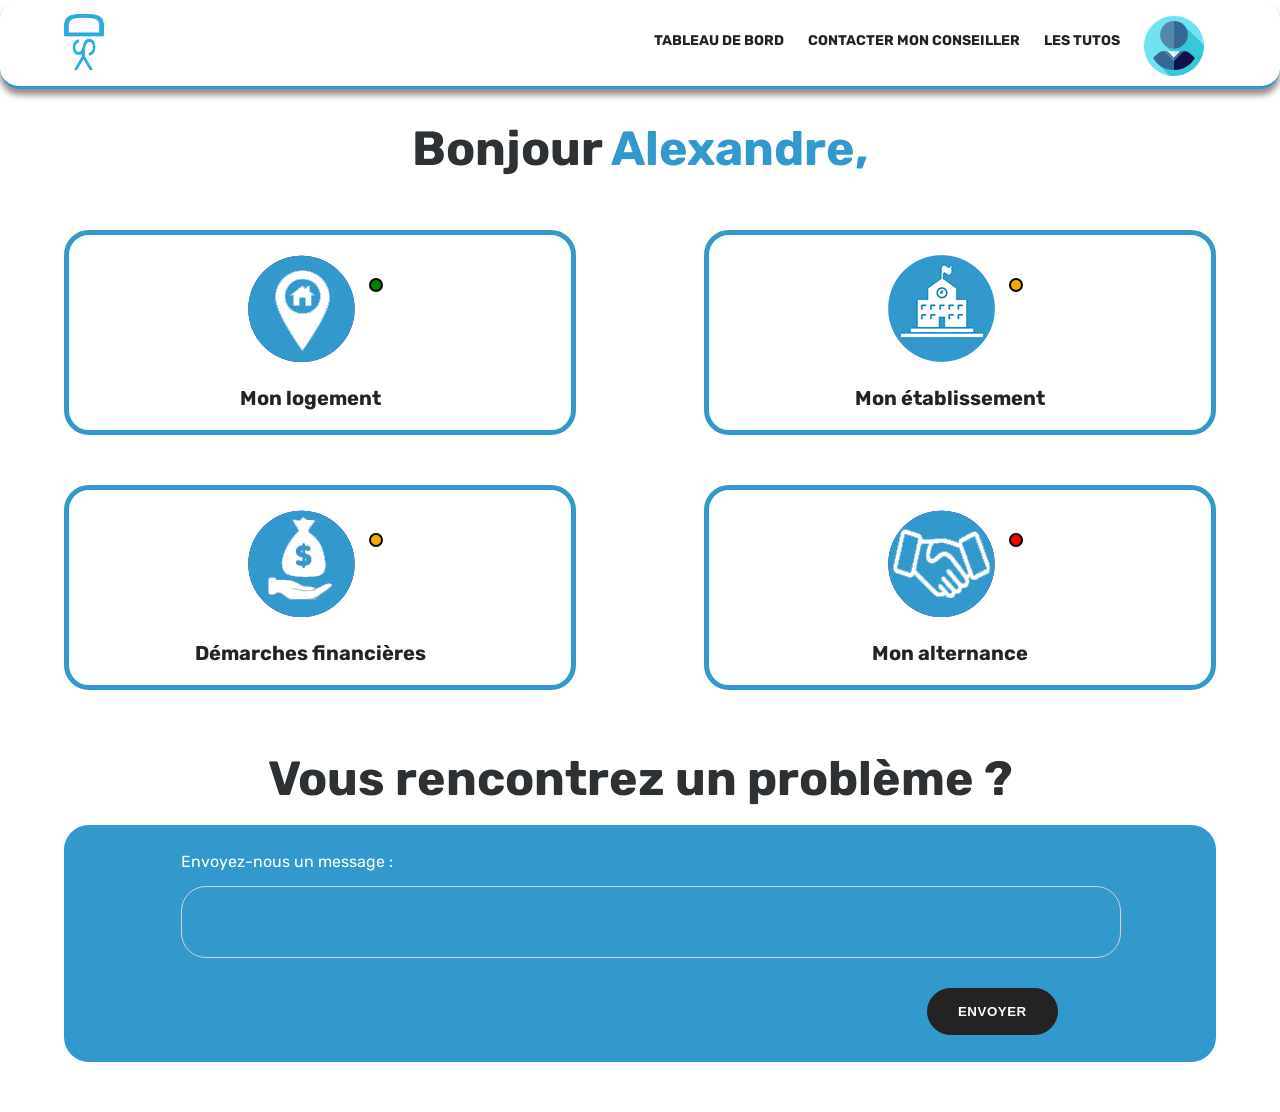
<file: dashboard.html>
<!DOCTYPE html>
<html lang="en-US" dir="ltr">

<head>
    <meta charset="utf-8">
    <meta name="viewport" content="device=width-device">
    <meta name="description" content="Affordable Web Development, Professional Web Development">
    <meta name="keyword" content="Wev Development, Web Design">
    <meta name="author" content="Alexandre Anania, Programmer and Developer">
    <title>Dys-covery</title>
    <link rel="stylesheet" type="text/css" href="profile.css">
    <link href="https://fonts.googleapis.com/css2?family=Rubik:ital,wght@0,300;0,400;0,500;0,600;0,700;0,800;0,900;1,300;1,400;1,500;1,600;1,700;1,800;1,900&display=swap" rel="stylesheet">
</head>

<body>
    <section id="banner">
        <header>
            <div class="shape">
                <a href="index.html">
                <div class="logo">
                    <img src="Images/logo1.png"></a>
                </div>
                <nav>
                    <ul>
                        <li><a href="#welcome">Tableau de bord</a></li>
                        <li><a href="conseiller.html">Contacter mon conseiller</a></li>
                        <li><a href="#">Les tutos</a></li>
                        <li class="user">
                            <img src="ressources_site/picto/default-user.svg">
                            <ul class="nav-has-dropdown">
                                <li><a href="#">Profil</a></li>
                                <li><a href="index.html">Déconnexion</a></li>
                            </ul>
                        </li>
                    </ul>
                </nav>
            </div>
        </header>
    </section>

    <section id="welcome">
        <div id="welcome-contact" class="shape">
            <div class="welcome-header">
                <h1>Bonjour <span class="username">Alexandre,</span></h1>
            </div>
        </div>
    </section>

    <section id="step">
        <div class="upper-line">
            <div id="accomodation" class="cards">
                <img class="picto" src="ressources_site/picto/picto_logement.png">
                <div class="pointstep green"></div>
                <p> Mon logement</p>
            </div>
            <div id="educational" class="cards">
                <img class="picto" src="ressources_site/picto/picto_school.png">
                <div class="pointstep orange"></div>
                <p> Mon établissement</p>
            </div>
        </div>
        <div class="bottom-line">
            <div id="finance" class="cards">
                <img class="picto" src="ressources_site/picto/picto_moula.png">
                <div class="pointstep orange"></div>
                <p> Démarches financières</p>
            </div>
            <div id="apprenticeship" class="cards">
                <img class="picto" src="ressources_site/picto/picto_alternance.png">
                <div class="pointstep red"></div>
                <p> Mon alternance</p>
            </div>
        </div>
    </section>

    <section id="Contact">
        <div id="ancre-contact" class="shape">
            <div class="contact-header">
                <h1>Vous rencontrez un problème ?</h1>
            </div>
            <div class="Form">
                <form>
                    <label>Envoyez-nous un message : </label>
                    <div class="inp">
                        <input type="textarea" spellcheck="true" required="true" id="textarea">
                    </div>
                    <div class="btn">
                        <input type="submit" value="Envoyer">
                    </div>
                </form>
            </div>
        </div>
    </section>

</html>
</file>
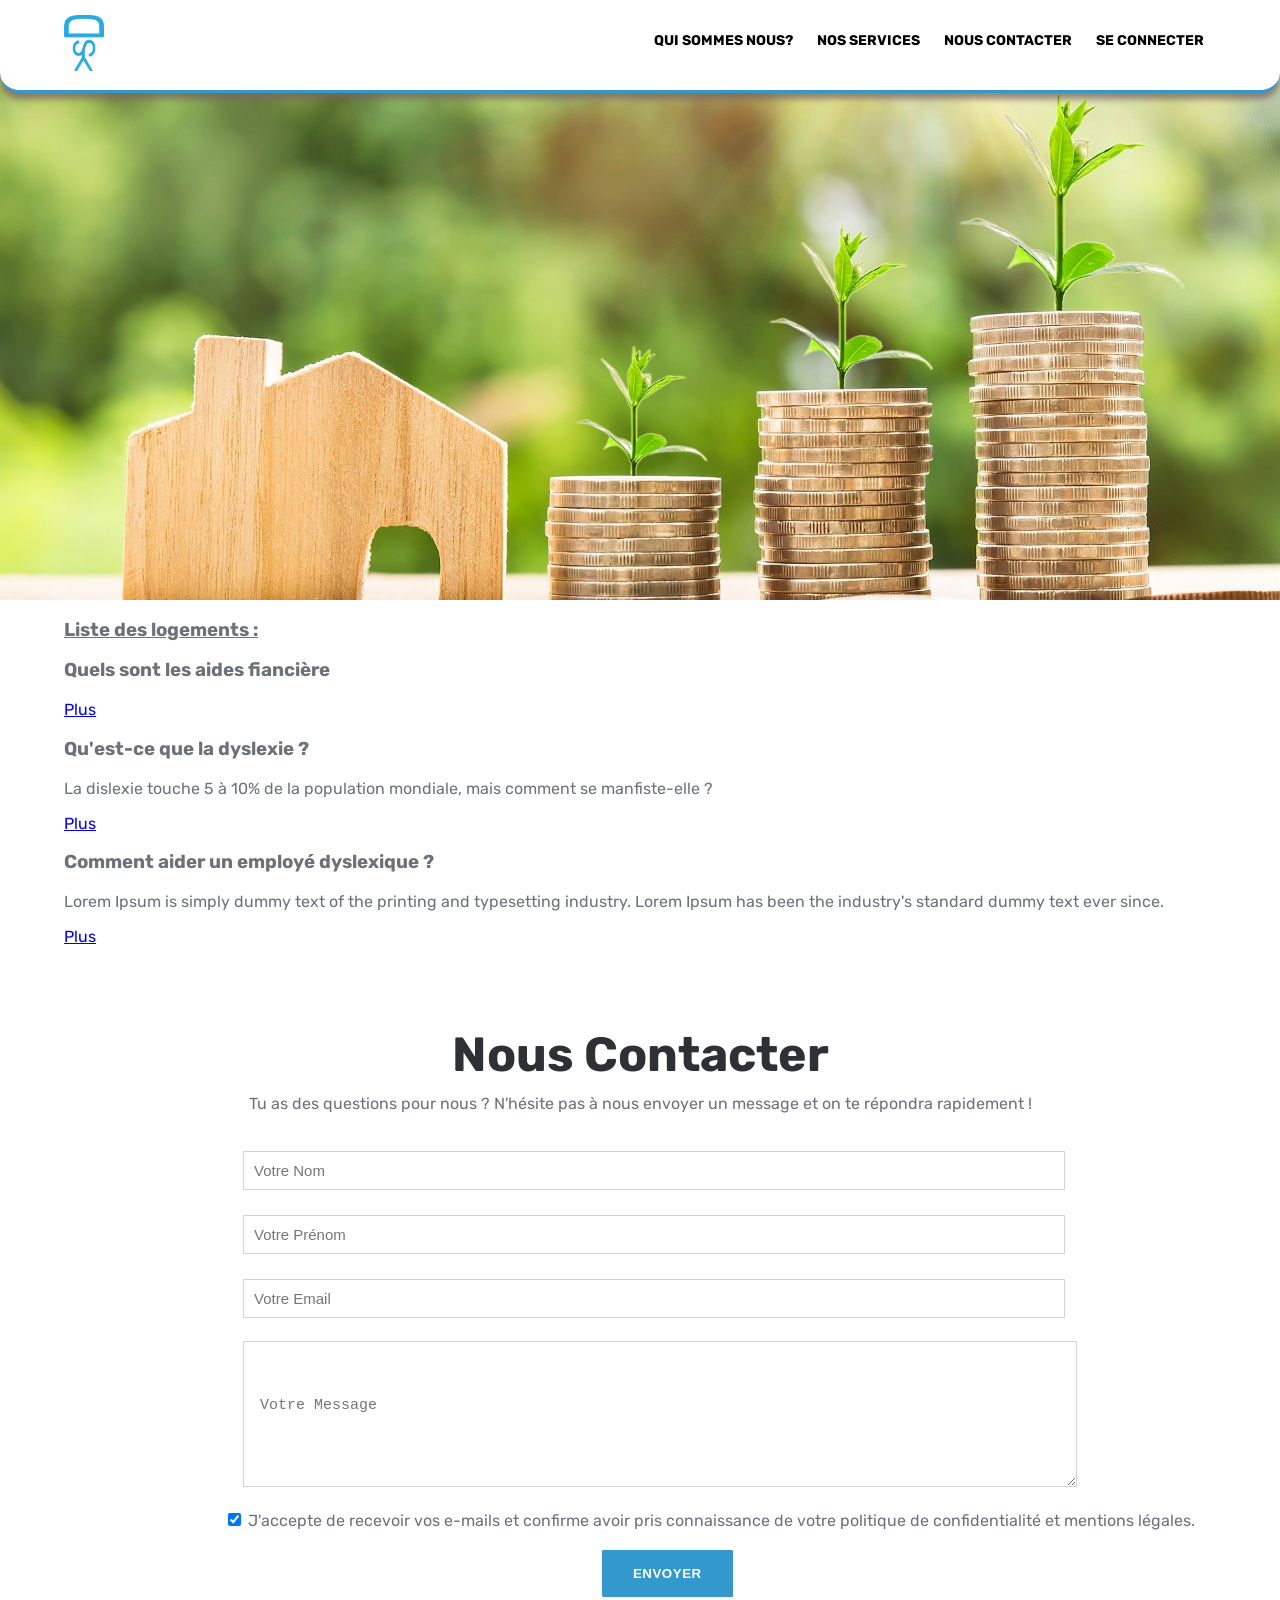
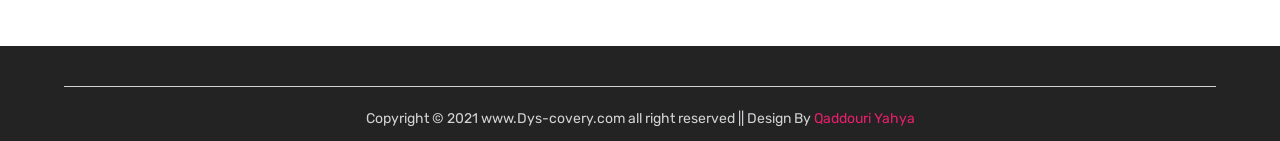
<file: Logement.html>
<!DOCTYPE html>
<html lang="en-US" dir="ltr">
<head>
	<meta charset="utf-8">
	<meta name="viewport" content="device=width-device">
	<meta name="description" content="Affordable Web Development, Professional Web Development">
	<meta name="keyword" content="Wev Development, Web Design">
	<meta name="author" content="Yahya Qaddouri, Programmer and Developer">
	<title>Dys-cover</title>
	<link rel="stylesheet" type="text/css" href="Dyscovery.css">
	<script type="text/javascript" src="index.js"></script>
	<link href="https://fonts.googleapis.com/css2?family=Rubik:ital,wght@0,300;0,400;0,500;0,600;0,700;0,800;0,900;1,300;1,400;1,500;1,600;1,700;1,800;1,900&display=swap" rel="stylesheet">
</head>
<body>
	<section id="bannerlogement">
		<header>
			<div class="shape">
				<div class="logo">
					<a href="index.html">
					<img src="Images/logo1.png"></a>
				</div>
				<nav>
					<ul>
						<li><a href="index.html#ancre-quisommesnous">Qui sommes Nous?</a></li>
						<li><a href="#">Nos Services</a>
							<ul class="nav-has-dropdown">
							  <li><a href="Formation.html">Formation</a></li>
							  <li><a href="Logement.html">Logement</a></li>
							  <li><a href="Aide.html">Aide Financières</a></li>
							</ul>
						  </li> 
						<li><a href="#ancre-contact">Nous Contacter</a></li>
						<li><a href="signin.php">Se connecter</a></li>
					</ul>
				</nav>
			</div>
		</header>
	</section>
       
		 	<section id="Logementliste">
		<div class="shape">
			<article id="Thrends">
				<h1 ><u>Liste des logements :</u></h1>
				
				<div class="box">
					<div class="titles">
						<h3>Quels sont les aides fiancière</h3>
						<a href="https://www.ffdys.com/troubles-dys">Plus</a>
					</div>
				</div>
				<div class="box">
					<div class="titles">
						<h3>Qu'est-ce que la dyslexie ?</h3>
						<p>La dislexie touche 5 à 10% de la population mondiale, mais comment se manfiste-elle ?</p>
						<a href="https://dysmoi.fr/la-dyslexie-qu-est-ce-que-c-est/">Plus</a>
					</div>
				</div>
				<div class="box">
					<div class="titles">
						<h3>Comment aider un employé dyslexique ?</h3>
						<p>Lorem Ipsum is simply dummy text of the printing and typesetting industry. Lorem Ipsum has been the industry's standard dummy text ever since.</p>
						<a href="https://www.kellyservices.ca/ca/services-aux-entreprises/centre-de-ressources-pour-les-entreprises/gestion-des-employes/comment-aider-un-employe-dyslexique/">Plus</a>
					</div>
				</div>
			</article>
		</div>
	</section>
	
	<section id="Contact">
		<div id="ancre-contact" class="shape">
			<div class="contact-header">
				<h1 >Nous Contacter</h1>
				<p>Tu as des questions pour nous ? N'hésite pas à nous envoyer un message et on te répondra rapidement !</p>
			</div>
			<div class="Form">
				<form>
					<div class="inp">
						<input type="text" spellcheck="true" placeholder="Votre Nom" required="">
					</div>
					<div class="inp">
						<input type="text" spellcheck="true" placeholder="Votre Prénom" required="">
					</div>
					<div class="inp">
						<input type="email" spellcheck="true" placeholder="Votre Email" required="">
					</div>
					<div class="inp">
						<textarea type="text" spellcheck="true" placeholder="Votre Message" required=""></textarea>
					</div>
				</br>
					<div class="popo">
						<input type="checkbox" id="Newsle" name="newsletter"
							   checked>
						<label for="Newsle">J'accepte de recevoir vos e-mails et confirme avoir pris connaissance de votre politique de confidentialité et mentions légales.
						</label>
					  </div>
					<div class="btn">
						<input type="submit" value="Envoyer">
					</div>
				</form>
			</div>
		</div>
	</section>
	
	<footer>
		<div class="shape">
			<div class="flex">
			</div>
			<p>Copyright &copy; 2021 www.Dys-covery.com all right reserved || Design By <span style="color: #e81f6b;">Qaddouri Yahya</span></p>
		</div>
	</footer>
</body>

</html>
</file>
<file: profile.css>
@import url("https://maxcdn.bootstrapcdn.com/font-awesome/4.6.3/css/font-awesome.min.css");
body {
  margin: 0px;
  padding: 0px;
  font-family: 'Rubik', sans-serif;
  font-weight: 400px;
  color: #6c7279;
  background: #ffff;
}
.shape {
  width: 90%;
  margin: auto;
  overflow: hidden;
}
header {
  min-height: 80px;
  width: 100%;
  background: transparent;
  position: fixed;
  z-index: 15;
  background: white;
  border-bottom: solid 3px #3399CC;
  border-radius:20px;
  box-shadow: 0px 6px 6px 0px rgba(118,99,99,0.75);
}
header .logo {
  float: left;
}
header nav {
  float: right;
  margin-top: 8px;
}
header .logo img {
  width: 40px;
  margin-top: 14px;
}
header .user img {
  width: 60px;
  margin-top: -14px;
}

header nav li {
  /*color: #fff;*/
  /*background: darkorange;*/
  display: block;
  float: left;
  padding: 1rem;
  position: relative;
  text-decoration: none;
  /*transition-duration: 0.3s;*/
}
header nav li:hover {
  cursor: pointer;
}
header nav ul {
  padding-left: 0;
  list-style: none;
}
header nav ul li {
  display: inline-block;
  padding: 6px 12px;
}
header nav ul li a {
  text-decoration: none;
  color: #232323;
  text-transform: uppercase;
  margin-bottom: 4px;
  font-weight: bold;
  font-size: 14px;
  position: relative;
}
header nav ul li ul {
  background: inherit;
  visibility: hidden;
  opacity: 0;
  min-width: 5rem;
  position: auto;
  /*transition: all 0.5s ease;*/
  margin-top: 1rem;
  left: 0;
  display: none;
}

header nav ul li:hover > ul,
header nav ul li ul:hover {
  visibility: visible;
  opacity: 1;
  display: block;
}
header nav ul li a:hover {
  color: #3399CC;
}

header nav ul li ul li {
  clear: both;
  width: 100%;
}

.nav-has-dropdown {
  overflow: hidden;
}

.nav-has-dropdown .navbar-submenu-toggle {
  font-size: 16px;
  border: none;
  outline: none;
  color: white;
  /*padding: 14px 16px;*/
  background-color: inherit;
  font-family: inherit; /* Important for vertical align on mobile phones */
  margin: 0;
} /* Important for vertical align on mobile phones */

.username {
  color:#3399CC;
}

.upper-line {
  display: grid;
  grid-template-columns: 50% 50%;
  margin-bottom: 50px;
}

.bottom-line {
  display: grid;
  grid-template-columns: 50% 50%;
  margin-bottom: 30px;
}

.cards {
  border: 5px solid #3399CC;
  margin-left: 10%;
  margin-right: 10%;
  text-align: center;
  padding-top: 20px;
  padding-right: 20px;
  border-radius: 25px;
}

.cards p {
  color: #232323; 
  font-size: 20px;
  font-weight: bold;
}

.picto {
  width: 107px;
  height:107px;
}

.pointstep {
  height: 10px; 
  width: 10px; 
  border: 2px solid rgba(0, 0, 0, 1);
  border-radius: 50%; 
  display: inline-block;
  position: relative;
  bottom: 70px;
  left: 10px;
}
.green {
  background-color: green;
}

.orange {
  background-color: orange;
}

.red {
  background-color: red;
}
#bannerconseiller
{
	background: url("Images/conseiller.png");
	background-size: cover;
	background-repeat: no-repeat;
	min-height: 450px;
}
#bannerconseiller .shape .content
	{
		float: left;
		margin-left: 10%;
		margin-top: 200px;
		position: absolute;
	}
#bannerconseiller .shape .content #Quote1
	{
		font-size: 15px;
		color: #aaa7b0;
	}
#bannerconseiller .shape .content #Quote3
	{
		font-size: 55px;
		color: #3399CC;
		font-weight: bold;
		padding:1px;
		border-bottom: 2px solid #aaa7b0;
	}
#bannerconseiller .shape .content p
	{
		margin-top: 25px;
		width:300px;
		color: #ffffff;
		margin-left: 6%;
		font-size: 20px;
	}
#bannerconseiller .shape .content #desk
	{
		color: #3399CC /*#3399CC*/;
		font-style: italic;
	}
#bannerconseiller .shape .content form .searchinp
	{
		float: left;
		width: 440px;
		height: 40px;
		padding: 10px;
		outline: none;
		border: none;
		border: 1px solid #3399CC;
		border-radius: 4px 0px 0px 4px;
		font-size: 15px;
		color: #fff;
		background: transparent;
	}
#bannerconseiller .shape .content form .btn
	{
		position: absolute;
		width: 55px;
		height: 40px;
		margin-left: -2px;
		text-align: center;
		font-size: 22px;
		background: none;
		background: #3399CC;
		border: none;
		outline: none;
		padding: 2px;
		border: 1px solid #3399CC;
		color: #fff;
		cursor: pointer;
		border-radius: 0px 4px 4px 0px;
}

#banner .shape .content {
  float: left;
  margin-left: 110px;
  margin-top: 340px;
  position: absolute;
}
#banner .shape .content #Quote1 {
  font-size: 15px;
  color: #aaa7b0;
}
#banner .shape .content #Quote2 {
  font-size: 65px;
  color: #e81f6b;
  font-weight: bold;
  border-bottom: 2px solid #aaa7b0;
}
#banner .shape .content p {
  color: #ffffff;
  font-size: 22px;
}
#banner .shape .content #desk {
  color: #e81f6b;
}
#banner .shape .content form .searchinp {
  float: left;
  width: 440px;
  height: 40px;
  padding: 10px;
  outline: none;
  border: none;
  border: 1px solid #e81f6b;
  border-radius: 4px 0px 0px 4px;
  font-size: 15px;
  color: #fff;
  background: transparent;
}
#banner .shape .content form .btn {
  position: absolute;
  width: 55px;
  height: 40px;
  margin-left: -2px;
  text-align: center;
  font-size: 22px;
  background: none;
  background: rgba(232, 31, 107);
  border: none;
  outline: none;
  padding: 2px;
  border: 1px solid #e81f6b;
  color: #fff;
  cursor: pointer;
  border-radius: 0px 4px 4px 0px;
}
#texts {
  min-height: 250px;
  background: #e81f6b;
  text-align: center;
  color: #ffff;
}
#texts .shape h1 {
  margin-top: 70px;
  font-size: 38px;
  font-weight: normal;
  margin-bottom: -1px;
  padding-bottom: 20px;
}
#Design {
  min-height: 850px;
  background: #ffffff;
}
#Design #Thrends {
  min-height: 700px;
  background: #ffffff;
}
#Design #Thrends h1 {
  text-align: center;
  color: #2d3134;
  font-size: 45px;
  padding-top: 25px;
}
#Design #Thrends p {
  text-align: center;
  color: #2d3134;
  margin-top: -33px;
}
#Design #Thrends .box {
  float: left;
  margin-left: 18px;
  margin-top: 28px;
  width: 380px;
  height: 600px;
  background: none;
}
#Design #Thrends .box .middle {
  width: 310px;
  height: 310px;
  margin-left: 10px;
  margin-top: 10px;
  padding: 24px;
  border: 1px solid #d8d8d8;
}
#Design #Thrends .box .titles {
  width: 350px;
  height: 180px;
  margin-left: 14px;
  text-align: center;
}
#Design #Thrends .box .titles h3 {
  text-align: center;
  padding-top: 4px;
  font-size: 23px;
  color: #e81f6b;
}
#Design #Thrends .box .titles p {
  margin-top: 6px;
  padding-bottom: 6px;
  color: #2d3134;
}
#Design #Thrends .box .titles a {
  text-decoration: none;
  color: #e81f6b;
  border: 1px solid #e81f6b;
  padding: 8px 14px;
  transition: 0.5s all;
}
#Design #Thrends .box .titles a:hover {
  color: #fff;
  background: #e81f6b;
}
#Design #Features {
  min-height: 600px;
  background: #ffffff;
  margin-top: -20px;
}
#Design #Features h1 {
  text-align: center;
  line-height: 1.3;
  font-size: 48px;
  color: #2d3134;
  margin-bottom: -10px;
}
#Design #Features p {
  text-align: center;
  color: #2d3134;
}
#Design #Features .bx {
  float: left;
  margin-left: 18px;
  margin-top: 30px;
  width: 380px;
  height: 340px;
  background: none;
  /*border: 1px solid grey;*/
}
#Design #Features .bx .fa {
  display: flex;
  justify-content: center;
  align-items: center;
  padding: 18px;
  height: 50px;
  width: 80px;
  font-size: 40px;
  background: #e81f6b;
  color: #ffffff;
  margin-left: 132px;
  border-radius: 2px;
}
#Design #Features .bx .innerbx {
  width: 350px;
  height: 230px;
  margin-left: 11px;
  margin-top: 7px;
  border: 4px solid #e81f6b;
  border-radius: 2px;
}
#Design #Features .bx .innerbx h1 {
  font-size: 26px;
  color: #2d3134;
  margin-bottom: 10px;
  margin-top: 60px;
}
#Design #Features .bx .innerbx p {
  color: #86898e;
  line-height: 1.5;
}
#about {
  min-height: 530px;
  background: #eaeaea;
}
#about #sidebox {
  height: 530px;
  width: 1215px;
  background: #eaeaea;
}
#about #sidebox .left {
  float: left;
  width: 570px;
  height: 530px;
}
#about #sidebox .right {
  float: right;
  width: 634px;
  height: 530px;
}
#about #sidebox .left img {
  width: 570px;
  height: 530px;
  filter: grayscale(5%);
}
#about #sidebox .right h1 {
  margin-left: 70px;
  margin-top: 80px;
  font-size: 45px;
  color: #2d3134;
  font-weight: normal;
}
#about #sidebox .right p {
  margin-left: 70px;
  margin-top: -15px;
  color: #6c7279;
  font-size: 15px;
  line-height: 1.6;
  margin-bottom: 25px;
}
#about #sidebox .right a {
  font-weight: bold;
  text-decoration: none;
  margin-left: 70px;
  color: #e81f6b;
  font-size: 18px;
  text-transform: uppercase;
  border: 1px solid #e81f6b;
  padding: 8px 12px;
  transition: 0.8s all;
}
#about #sidebox .right a:hover {
  color: #ffffff;
  background: #e81f6b;
}
#textsvideos {
  min-height: 500px;
  background: #ffffff;
}
#textsvideos .Design {
  width: 1215px;
  height: 430px;
  background: #ffffff;
  margin-top: 35px;
}
#textsvideos .Design .Leftbx {
  float: left;
  width: 570px;
  height: 400px;
  margin-left: 10px;
  margin-top: 15px;
}
#textsvideos .Design .Rightbx {
  float: right;
  width: 620px;
  height: 400px;
  margin-right: 10px;
  margin-top: 15px;
}
#textsvideos .Design .Leftbx h1 {
  font-size: 40px;
  font-weight: normal;
  color: #2d3134;
  margin-left: 25px;
  margin-bottom: -2px;
  margin-top: 50px;
}
#textsvideos .Design .Leftbx p {
  margin-left: 25px;
  color: #6c7279;
  line-height: 1.5;
  font-size: 14px;
}
#textsvideos .Design .Rightbx iframe {
  width: 600px;
  height: 330px;
  border: 0px;
  margin-top: 30px;
  margin-left: 22px;
  opacity: 0.9;
}
#gallery {
  min-height: 2200px;
  background: #ffffff;
}
#gallery .GLwork {
  height: 2135px;
  overflow: hidden;
  margin-top: 5px;
}
#gallery .GLwork .header {
  height: 120px;
}
#gallery .GLwork .header h1 {
  text-align: center;
  font-size: 48px;
  color: #2d3134;
  margin-bottom: -8px;
}
#gallery .GLwork .header p {
  text-align: center;
  color: #6c7279;
  line-height: 1.4;
}
#gallery .GLwork .works {
  height: 1950px;
  margin-top: 15px;
}
#gallery .GLwork .works .photobx {
  float: left;
  box-sizing: border-box;
  width: 301px;
  height: 240px;
  background: #000;
  margin-left: 2px;
  margin-top: 2px;
  overflow: hidden;
  position: relative;
  box-shadow: 0px 0px 0px 1px #fff;
}
#gallery .GLwork .works .photobx .phwrkbx {
  text-decoration: none;
  background: transparent;
}
#gallery .GLwork .works .photobx .phwrkbx img {
  width: 301px;
  height: 240px;
  opacity: 0.7;
  filter: brightness(100%);
  vertical-align: middle;
  transition: 0.3s all;
}
#gallery .photobx .overlay {
  /*background: rgba(56, 56, 56, 0.58);*/
  background: rgba(232, 31, 107, 0.35);
  height: 100%;
  width: 100%;
  position: absolute;
  opacity: 0;
  left: 0px;
  top: 0px;
  transition: opacity, 0.3s;
}
#gallery .photobx:hover img {
  transform: scale(1.2);
}
#gallery .photobx .overlay:hover {
  opacity: 1;
}
#Discount-Cover {
  min-height: 350px;
  background: url("Images/flat.jpg");
  background-size: cover;
  background-repeat: no-repeat;
  background-position: center;
  filter: grayscale(100%);
  transition: 0.3s all;
}
#Discount-Cover:hover {
  filter: grayscale(30%);
}
#Team {
  min-height: 600px;
  background: #ffffff;
}
#Team .shape .section-header {
  min-height: 135px;
  margin-top: 20px;
  text-align: center;
}
#Team .shape .section-header h1 {
  font-size: 48px;
  color: #2d3134;
  margin-bottom: -6px;
}
#Team .shape .section-header p {
  color: #6c7279;
  line-height: 1.4;
}
#Team .shape .Meet {
  float: left;
  width: 300px;
  height: 350px;
  background: #ffffff;
  margin-top: 8px;
  margin-left: 3px;
}
#Team .shape .Meet .Person {
  max-width: 270px;
  height: 350px;
  margin-left: 15px;
  text-align: center;
}
#Team .shape .Meet .Person img {
  width: 150px;
  height: 150px;
  margin-top: 15px;
  margin-bottom: -9px;
}
#Team .shape .Meet .Person .Person-Content {
  width: 270px;
  height: 150px;
  margin-top: 5px;
}
#Team .shape .Meet .Person .Person-Content h4 {
  font-weight: 400px;
  font-size: 20px;
  color: #e8206b;
  margin-bottom: -7px;
}
#Team .shape .Meet .Person .Person-Content p {
  line-height: 22.4px;
  color: #6c7279;
}
#Quote-Slide {
  min-height: 350px;
  background: #e81f6b;
}
#Quote-Slide .shape blockquote {
  text-align: center;
  color: #fff;
  margin-top: 160px;
}
#Quote-Slide .shape blockquote p {
  font-size: 14px;
  line-height: 1.5;
  width: 700px;
  margin-left: 205px;
}
#Contact {
  min-height: 200px;
  background: #ffffff;
  margin-bottom: 25px;
}

#textarea {
  height: 50px;
}

#Contact .shape .contact-header {
  min-height: 110px;
  margin-top: 30px;
  text-align: center;
}
#Contact .shape .contact-header h1 {
  font-size: 48px;
  color: #2d3134;
  margin-top: 30px;
}

.contact-header a {
  color: #3399CC;
}

.contact-header a:hover {
  color: #232323;
}

#welcome .shape .welcome-header {
  min-height: 110px;
  margin-top: 30px;
  text-align: center;
}
#welcome .shape .welcome-header h1 {
  font-size: 48px;
  color: #2d3134;
  margin-top: 120px;
}

.welcome-header a {
  color: #3399CC;
}

.welcome-header a:hover {
  color: #232323;
}

h2 {
  font-size: 30px;
  color: #2d3134;
  margin-bottom: 50px;
}

h1 {
  color: blue;
}

#Contact .shape .contact-header p {
  color: #6c7279;
  line-height: 1.4;
}
#Contact .shape .Form {
  width: auto;
  margin-top: -35px;
  border: #3399CC solid 2px;
  border-radius: 25px;
  background: #3399CC ;
  margin-bottom: 25px;
}
#Contact .shape .Form form {
  margin-left: 10%;
  margin-right: -10%;
  margin-top: 25px;
}
#Contact .shape .Form form .inp {
  margin-top: 5px;
}
#Contact .shape .Form form .inp input {

  width: 80%;
  padding: 10px;
  font-size: 15px;
  color: white;
  margin-top: 10px;
  margin-bottom: 10px;
  outline: none;
  background: none;
  border: none;
  border: 1px solid lightgray;
  border-radius: 25px;
}

select {
  width: 822px;
  padding: 10px;
  font-size: 15px;
  color: white;
  margin-top: 10px;
  margin-bottom: 10px;
  outline: none;
  background: none;
  border: none;
  border: 1px solid lightgray;
  background-color: #232323; 
}

#Contact .shape .Form form .btn {
  margin-left: 65%;
  margin-top: 20px;
}
#Contact .shape .Form form .btn input {
  background: none;
  outline: none;
  border: none;
  padding: 15px 30px;
  border: 0.2px solid #232323;
  text-transform: uppercase;
  letter-spacing: 0.5px;
  font-weight: bold;
  background: #232323;
  color: #fff;
  border-radius: 25px;
  margin-bottom: 25px;
}
#Contact .shape .Form form .btn input:hover {
  background: #ecebe7;
  color: #3399CC;
  border: 1px solid #ecebe7;
  border-radius: 25px;
  cursor: pointer;
}
#upgrade {
  min-height: 450px;
  background: url("Images/Clothes.png") 0 -220px;
  background-size: cover;
  background-repeat: no-repeat;
}
#upgrade .shape .upgrade-content {
  height: 450px;
  display: flex;
  flex-direction: column;
  justify-content: center;
  align-items: center;
  text-align: center;
  position: absolute;
  background: rgba(56, 56, 56, 0.8);
  left: 0px;
  right: 0px;
  color: #fff;
}
#upgrade .shape .upgrade-content h1 {
  font-size: 30px;
  text-transform: uppercase;
  word-spacing: 6px;
  letter-spacing: 6px;
  font-style: inherit;
  margin-bottom: -2px;
}
#upgrade .shape .upgrade-content p {
  font-weight: bold;
  text-transform: capitalize;
  font-size: 12px;
  word-spacing: 1px;
  letter-spacing: 2px;
  color: #fff;
}
#upgrade .shape .upgrade-content .anchor {
  text-decoration: none;
  color: #fff;
  text-transform: uppercase;
  border: 1px solid #e81f6b;
  background: #e81f6b;
  padding: 13px 100px;
  letter-spacing: 3px;
  font-weight: bold;
  margin-top: 8px;
  transition: 0.5s all;
  border-radius: 30px;
}
#upgrade .shape .upgrade-content .anchor:hover {
  color: #e81f6b;
  border: 1px solid #ecebe7;
  background: #ecebe7;
}
#upgrade .shape .upgrade-content ul {
  list-style: none;
}
#upgrade .shape .upgrade-content ul li {
  display: inline-block;
  padding: 12px;
}
#upgrade .shape .upgrade-content ul li a {
  color: #fff;
  text-decoration: none;
}
#upgrade .shape .upgrade-content ul li a i {
  font-size: 18px;
  width: 42px;
  height: 42px;
  border: 1px solid #232323;
  background: #232323;
  display: flex;
  justify-content: center;
  align-items: center;
  padding: 8px;
  position: relative;
  border-radius: 50%;
  box-sizing: border-box;
}
#upgrade .shape .upgrade-content ul li a i:hover {
  color: #e81f6b;
}
footer {
  min-height: 400px;
  background: #3399CC;
  color: #d2d3d5;
  font-size: 14px;
  margin-top: 25px;
}
footer p {
  text-align: center;
  margin-top: 23px;
}
footer .shape .flex {
  width: 100%;
  overflow: hidden;
  display: flex;
  margin-top: 40px;
  border-bottom: 1px solid #d2d3d5;
}
footer .shape .flex .flexbox {
  color: #fff;
  margin-left: 40px;
}
footer .shape .flex .flexbox h3 {
  font-weight: normal;
  font-size: 18px;
  color: #e81f6b;
  text-transform: uppercase;
  word-spacing: 1px;
  letter-spacing: 1px;
}
footer .shape .flex .flexbox ul {
  list-style: none;
  margin-left: -38px;
}
footer .shape .flex .flexbox ul li a {
  text-decoration: none;
  color: #d2d3d5;
  font-size: 13px;
  line-height: 2.2;
  font-weight: bold;
  transition: 0.3s all;
  text-transform: capitalize;
}
footer .shape .flex .flexbox ul li a:hover {
  color: #e81f6b;
}
footer .shape .flex .flexbox ul li a:hover i {
  color: #fff;
  transform: rotate(-180deg);
}
footer .shape .flex .flexbox ul li a i {
  color: #e81f6b;
  font-size: 10px;
  transition: 0.3s all;
}
footer .shape .flex .vrt {
  border-left: 1px solid #e81f6b;
  height: 200px;
  margin-left: 30px;
  margin-top: 65px;
}
footer .shape .flex .flexbox h4 {
  margin-top: 80px;
  font-size: 18px;
  color: #fff;
  text-transform: uppercase;
  letter-spacing: 1.5px;
}
footer .shape .flex .flexbox h4 span {
  color: #e81f6b;
}
footer .shape .flex .flexbox form .email {
  width: 234px;
  height: 26px;
  border: none;
  outline: none;
  border: 1px solid #d2d3d5;
  background: #ffffff;
  color: #2d3134;
  padding-left: 6px;
}
footer .shape .flex .flexbox form .btn {
  outline: none;
  border: none;
  background: none;
  border: 1px solid #d2d3d5;
  background: #d2d3d5;
  width: 80px;
  height: 30px;
  padding: 6px;
  margin-left: -4px;
  font-size: 12px;
  text-transform: uppercase;
  letter-spacing: 2px;
  color: #e81f6b;
  font-weight: bold;
}
footer .shape .flex .flexbox form .btn:hover {
  color: #fff;
  background: #e81f6b;
  border: 1px solid #e81f6b;
  cursor: pointer;
}
footer .shape .flex .flexbox .UL .LI {
  display: inline-block;
  padding: 14px;
}
footer .shape .flex .flexbox .UL .LI .A .fa {
  border: 1px solid #d2d3d5;
  height: 30px;
  width: 30px;
  display: flex;
  justify-content: center;
  align-items: center;
  background: #d2d3d5;
  font-size: 15px;
  transition: 0.3s all;
  border-radius: 1px;
}
footer .shape .flex .flexbox .UL .LI .A .fa:hover {
  background: #e81f6b;
  color: #fff;
  border: 1px solid #e81f6b;
  transform: rotate(-360deg);
}

label {
  color: white;
}

.alreadyRegister {
  text-align: center;
  margin-top: 20px;
  margin-bottom: 20px;
  color: white;
}
/*CHATBOX*/
#chatboxlist
{
	margin-top: 5%;
	min-height: 500px;
	background: #ffffff;
}

  #chatboxlist form {
    padding: 15px 25px;
    display: flex;
    gap: 10px;
    justify-content: center;
  }
   
  #chatboxlist form label {
    font-size: 1.5rem;
    font-weight: bold;
  }
   
  #chatboxlist input {
    font-family: "Lato";
  }
   
  #chatboxlist a {
    color: #0000ff;
    text-decoration: none;
  }
   
  #chatboxlist a:hover {
    text-decoration: underline;
  }
   
  #chatboxlist #wrapper, #chatboxlist
  #loginform {
    margin: 0 auto;
    padding-bottom: 25px;
    background: #eee;
    width: 600px;
    max-width: 100%;
    border: 2px solid #212121;
    border-radius: 4px;
  }
   
  #chatboxlist #loginform {
    padding-top: 18px;
    text-align: center;
  }
   
  #chatboxlist #loginform p {
    padding: 15px 25px;
    font-size: 1.4rem;
    font-weight: bold;
  }
   
  #chatboxlist #chatbox {
    text-align: left;
    margin: 0 auto;
    margin-bottom: 25px;
    padding: 10px;
    background: #fff;
    height: 300px;
    width: 530px;
    border: 1px solid #a7a7a7;
    overflow: auto;
    border-radius: 4px;
    border-bottom: 4px solid #a7a7a7;
  }
   
  #chatboxlist #usermsg {
    flex: 1;
    border-radius: 4px;
    border: 1px solid black /*#ff9800*/;
  }
   
  #chatboxlist #name {
    border-radius: 4px;
    border: 1px solid #3399CC;
    padding: 2px 8px;
  }
   
  #chatboxlist #submitmsg,#chatboxlist
  #enter{
    background: #3399CC;
    border: 1px solid black /*#e65100*/;
    color: white;
    padding: 4px 11px;
    font-weight: bold;
    border-radius: 5px;
  }
   
  #chatboxlist .error {
    color: #ff0000;
  }
   
  #chatboxlist #menu {
    padding: 15px 25px;
    display: flex;
  }
   
  #chatboxlist #menu p.welcome {
    flex: 1;
  }
   
  #chatboxlist a#exit {
    color: white;
    background: #c62828;
    padding: 4px 8px;
    border-radius: 4px;
    font-weight: bold;
  }
   
  #chatboxlist .msgln {
    margin: 0 0 5px 0;
  }
   
  #chatboxlist .msgln span.left-info {
    color: orangered;
  }
   
  #chatboxlist .msgln span.chat-time {
    color: #666;
    font-size: 60%;
    vertical-align: super;
  }
   
  #chatboxlist .msgln b.user-name, .msgln b.user-name-left {
    font-weight: bold;
    background: #546e7a;
    color: white;
    padding: 2px 4px;
    font-size: 90%;
    border-radius: 4px;
    margin: 0 5px 0 0;
  }
   
  #chatboxlist .msgln b.user-name-left {
    background: #3399CC;
  }

  .flex {
	width: 100%;
	display: flex;
	flex-wrap: wrap;
}

  .cardFormation {
	  border:solid #3399CC 4px;
	  padding: 10px;
	  border-radius: 20px;
	  color: #232323;
	  width: 20%;
	  margin-top: 10px;
	  margin-bottom: 10px;
	  margin-left: 5px;
	  margin-right: 5px;
  }

  .cardFormation:hover {box-shadow: 0 0 20px black; transition: 400ms;}
</file>
<file: Dyscovery.css>
@import url("https://maxcdn.bootstrapcdn.com/font-awesome/4.6.3/css/font-awesome.min.css");
body
{
	margin: 0px;
	padding: 0px;
	font-family: 'Rubik', sans-serif;
	font-weight: 400px;
	color: #6c7279;
	background: #ffff;
}
.shape
{
	width: 90%;
	margin: auto;
	overflow: hidden;
}
header {  
	 min-height: 80px; 
	  width: 100%;   
	  background: transparent;  
	   position: fixed;  
	    z-index: 15;   
	    background: white;  
		border-bottom: solid 3px #3399CC;  
		border-bottom-left-radius: 20px;
		border-bottom-right-radius: 20px;
	    box-shadow: 0px 6px 6px 0px rgba(118,99,99,0.75);
	 }
header2 
{
	min-height: 80px;
	width: 100%;
	background: transparent;
	position: fixed;
	z-index: 1;
	background: rgba(35, 35, 35, 0.8);
}
header .logo
{
	float: left;
}
header .logo img
{
	
	/*height: 50px;*/
	width: 40px;
    margin-bottom: 15px;
	margin-top: 15px;
}
header nav
{
	float: right;
	margin-top: 8px;
}

header nav li {
	/*color: #fff;*/
	/*background: darkorange;*/
	display: block;
	float: left;
	padding: 1rem;
	position: relative;
	text-decoration: none;
	/*transition-duration: 0.3s;*/
  }
header nav li:hover {
	cursor: pointer;
  }
header nav ul
{
	padding-left: 0;
	list-style: none;
}
 header nav ul li 
{
	display: inline-block;
	padding: 6px 12px;
}
header nav ul li a
{
	text-decoration: none;
	color: black /*#ffffff*/;
	text-transform: uppercase;
	margin-bottom: 4px;
	font-weight: bold;
	font-size: 14px;
	position: relative;
}
header nav ul li ul {
	background: inherit;
	visibility: hidden;
	opacity: 0;
	min-width: 5rem;
	position: auto;
	/*transition: all 0.5s ease;*/
	margin-top: 1rem;
	left: 0;
	display: none;
  }

header nav ul li:hover > ul,
header nav ul li ul:hover {
  visibility: visible;
  opacity: 1;
  display: block;

}
header nav ul li a:hover
{
	color: #3399CC;/*#3399CC*/
}

header nav ul li ul li {
	clear: both;
	width: 100%;
  }

.nav-has-dropdown {
	float: auto;
	overflow: hidden;
  }
  
  .nav-has-dropdown .navbar-submenu-toggle {
	font-size: 16px;
	border: none;
	outline: none;
	color: white;
	/*padding: 14px 16px;*/
	background-color: inherit;
	font-family: inherit; /* Important for vertical align on mobile phones */
	margin: 0;} /* Important for vertical align on mobile phones */
#bannerconseiller
{
	background: url("Images/conseiller.png");
	background-size: cover;
	background-repeat: no-repeat;
	min-height: 450px;
}
#bannerconseiller .shape .content
	{
		float: left;
		margin-left: 10%;
		margin-top: 200px;
		position: absolute;
	}
#bannerconseiller .shape .content #Quote1
	{
		font-size: 15px;
		color: #aaa7b0;
	}
#bannerconseiller .shape .content #Quote3
	{
		font-size: 55px;
		color: #3399CC;
		font-weight: bold;
		padding:1px;
		border-bottom: 2px solid #aaa7b0;
	}
#bannerconseiller .shape .content p
	{
		margin-top: 25px;
		width:300px;
		color: #ffffff;
		margin-left: 6%;
		font-size: 20px;
	}
#bannerconseiller .shape .content #desk
	{
		color: #3399CC /*#3399CC*/;
		font-style: italic;
	}
#bannerconseiller .shape .content form .searchinp
	{
		float: left;
		width: 440px;
		height: 40px;
		padding: 10px;
		outline: none;
		border: none;
		border: 1px solid #3399CC;
		border-radius: 4px 0px 0px 4px;
		font-size: 15px;
		color: #fff;
		background: transparent;
	}
#bannerconseiller .shape .content form .btn
	{
		position: absolute;
		width: 55px;
		height: 40px;
		margin-left: -2px;
		text-align: center;
		font-size: 22px;
		background: none;
		background: #3399CC;
		border: none;
		outline: none;
		padding: 2px;
		border: 1px solid #3399CC;
		color: #fff;
		cursor: pointer;
		border-radius: 0px 4px 4px 0px;
}

#bannersignin
{
	/*background: url("Images/conseiller.png");
	background-size: cover;
	background-repeat: no-repeat;*/
	min-height: 50%;
}
#bannersignin .shape .content
	{
		float: left;
		margin-left: 10%;
		margin-top: 30%;
		position: absolute;
	}
#bannersignin .shape .content #Quote1
	{
		font-size: 15px;
		color: #aaa7b0;
	}
#bannersignin .shape .content #Quote3
	{
		font-size: 55px;
		color: #2571c7;
		font-weight: bold;
		padding:1px;
		border-bottom: 2px solid #aaa7b0;
	}
#bannersignin .shape .content p
	{
		margin-top: 25px;
		width:300px;
		color: #ffffff;
		margin-left: 6%;
		font-size: 20px;
	}
#bannersignin .shape .content #desk
	{
		color: #3399CC;
		font-style: italic;
	}
#bannersignin .shape .content form .searchinp
	{
		float: left;
		width: 440px;
		height: 40px;
		padding: 10px;
		outline: none;
		border: none;
		border: 1px solid #3399CC;
		border-radius: 4px 0px 0px 4px;
		font-size: 15px;
		color: #fff;
		background: transparent;
	}
#bannersignin .shape .content form .btn
	{
		position: absolute;
		width: 55px;
		height: 40px;
		margin-left: -2px;
		text-align: center;
		font-size: 22px;
		background: none;
		background: #3399CC;
		border: none;
		outline: none;
		padding: 2px;
		border: 1px solid #3399CC;
		color: #fff;
		cursor: pointer;
		border-radius: 0px 4px 4px 0px;
}

#banner2
	{
		background: url("ressources_site/bannieres/formation_banniere.jpg");
		background-size: cover;
		background-repeat: no-repeat;
		min-height: 600px;
	}
#banner2 .shape .content
	{
		float: left;
		margin-left: 32px;
		margin-top: 240px;
		position: absolute;
	}
#banner2 .shape .content #Quote1
	{
		font-size: 15px;
		color: #aaa7b0;
	}
#banner2 .shape .content #Quote2
	{
		font-size: 55px;
		color: #3399CC /*#3399CC*/;
		font-weight: bold;
		padding:1px;
		border-bottom: 2px solid #aaa7b0;
	}
#banner2 .shape .content p
	{
		margin-top: 60px;
		width:600px;
		color: #ffffff;
		margin-left: 6%;
		font-size: 20px;
	}
#banner2 .shape .content #desk
	{
		color: #3399CC /*#3399CC*/;
	}
#banner2 .shape .content form .searchinp
	{
		float: left;
		width: 440px;
		height: 40px;
		padding: 10px;
		outline: none;
		border: none;
		border: 1px solid #3399CC;
		border-radius: 4px 0px 0px 4px;
		font-size: 15px;
		color: #fff;
		background: transparent;
	}
#banner2 .shape .content form .btn
	{
		position: absolute;
		width: 55px;
		height: 40px;
		margin-left: -2px;
		text-align: center;
		font-size: 22px;
		background: none;
		background: #3399CC;
		border: none;
		outline: none;
		padding: 2px;
		border: 1px solid #3399CC;
		color: #fff;
		cursor: pointer;
		border-radius: 0px 4px 4px 0px;
}

#banneraide
	{
		background: url("ressources_site/bannieres/finance_banniere.jpg") no-repeat center center;
		background-size: cover;
		background-repeat: no-repeat;
		height: 600px;
	}
#banneraide .shape .content
	{
		float: left;
		margin-left: 32px;
		margin-top: 240px;
		position: absolute;
	}
#banneraide .shape .content #Quote1
	{
		font-size: 15px;
		color: #aaa7b0;
	}
#banneraide .shape .content #Quote2
	{
		font-size: 55px;
		color: #3399CC /*#3399CC*/;
		font-weight: bold;
		padding:1px;
		border-bottom: 2px solid #aaa7b0;
	}
#banneraide .shape .content p
	{
		margin-top: 60px;
		width:600px;
		color: #ffffff;
		margin-left: 6%;
		font-size: 20px;
	}
#banneraide .shape .content #desk
	{
		color: #3399CC /*#3399CC*/;
	}
#banneraide .shape .content form .searchinp
	{
		float: left;
		width: 440px;
		height: 40px;
		padding: 10px;
		outline: none;
		border: none;
		border: 1px solid #3399CC;
		border-radius: 4px 0px 0px 4px;
		font-size: 15px;
		color: #fff;
		background: transparent;
	}
#banneraide .shape .content form .btn
	{
		position: absolute;
		width: 55px;
		height: 40px;
		margin-left: -2px;
		text-align: center;
		font-size: 22px;
		background: none;
		background: #3399CC;
		border: none;
		outline: none;
		padding: 2px;
		border: 1px solid #3399CC;
		color: #fff;
		cursor: pointer;
		border-radius: 0px 4px 4px 0px;
}

#bannerlogement
	{
		background: url("ressources_site/bannieres/logement_banniere.jpg") no-repeat center center;
		background-size: cover;
		background-repeat: no-repeat;
		height: 600px;
	}
#bannerlogement .shape .content
	{
		float: left;
		margin-left: 32px;
		margin-top: 240px;
		position: absolute;
	}
#bannerlogement .shape .content #Quote1
	{
		font-size: 15px;
		color: #aaa7b0;
	}
#bannerlogement .shape .content #Quote2
	{
		font-size: 55px;
		color: #3399CC /*#3399CC*/;
		font-weight: bold;
		padding:1px;
		border-bottom: 2px solid #aaa7b0;
	}
#bannerlogement .shape .content p
	{
		margin-top: 60px;
		width:600px;
		color: #ffffff;
		margin-left: 6%;
		font-size: 20px;
	}
#bannerlogement .shape .content #desk
	{
		color: #3399CC /*#3399CC*/;
	}
#bannerlogement .shape .content form .searchinp
	{
		float: left;
		width: 440px;
		height: 40px;
		padding: 10px;
		outline: none;
		border: none;
		border: 1px solid #3399CC;
		border-radius: 4px 0px 0px 4px;
		font-size: 15px;
		color: #fff;
		background: transparent;
	}
#bannerlogement .shape .content form .btn
	{
		position: absolute;
		width: 55px;
		height: 40px;
		margin-left: -2px;
		text-align: center;
		font-size: 22px;
		background: none;
		background: #3399CC;
		border: none;
		outline: none;
		padding: 2px;
		border: 1px solid #3399CC;
		color: #fff;
		cursor: pointer;
		border-radius: 0px 4px 4px 0px;
}


#banner
{
	background: url("Images/banner.png");
	background-size: cover;
	background-repeat: no-repeat;
	min-height: 700px;
}
#banner .shape .content
{
	float: left;
	margin-left: 32px;
	margin-top: 240px;
	position: absolute;
}
#banner .shape .content #Quote1
{
	font-size: 15px;
	color: #aaa7b0;
}
#banner .shape .content #Quote2
{
	font-size: 55px;
	color: #3399CC /*#3399CC*/;
	font-weight: bold;
	padding:1px;
	border-bottom: 2px solid #aaa7b0;
}
#banner .shape .content p
{
	margin-top: 60px;
	width:600px;
	color: #ffffff;
	margin-left: 6%;
	font-size: 20px;
}
#banner .shape .content #desk
{
	color: #3399CC /*#3399CC*/;
}
#banner .shape .content form .searchinp
{
	float: left;
	width: 440px;
	height: 40px;
	padding: 10px;
	outline: none;
	border: none;
	border: 1px solid #3399CC;
	border-radius: 4px 0px 0px 4px;
	font-size: 15px;
	color: #fff;
	background: transparent;
}
#banner .shape .content form .btn
{
	position: absolute;
	width: 55px;
	height: 40px;
	margin-left: -2px;
	text-align: center;
	font-size: 22px;
	background: none;
	background: #3399CC /*#3399CC*/;
	border: none;
	outline: none;
	padding: 2px;
	border: 1px solid #3399CC;
	color: #fff;
	cursor: pointer;
	border-radius: 0px 4px 4px 0px;
}
#texts
{
	min-height: 60px;
	background: #3399CC;
	text-align: center;
	color: #ffff;
	border-radius: 20px solid black;
}
#texts .shape h1
{
	/* margin-top: 70px;*/
	font-size: 34px;
	font-weight: normal;
	padding: 30px;
	text-align: center;
	border-radius: 20px ;
	/* margin-bottom: -1px;*/
	/*padding-bottom: 20px;*/
}
#Design
{
	min-height: 850px;
	background: #ffffff;
}
#Design #Thrends
{
	min-height: 800px;
	background: #ffffff;
}
#Design #Thrends h1
{
	text-align: center;
	color: #2d3134;
	font-size: 45px;
	/*border-bottom: 2px solid #08070a;*/
	padding-top: 10px;
}

#Design #Thrends #souligne
{
	text-align: center;
	color: #2d3134;
	font-size: 45px;
	padding-top: 10px;

}
#Design #Thrends p
{
	text-align: center;
	color: #2d3134;
	margin-top: -33px;
}
#Design #Thrends .box
{
	float: left;
	margin-left: 18px;
	margin-top: 28px;
	width: 380px;
	height: 600px;
	background: none;
}
#Design #Thrends .box .middle
{
	width: 310px;
	height: 310px;
	margin-left: 10px;
	margin-top: 10px;
	padding: 24px;
	border: 1px solid #d8d8d8;
}
#Design #Thrends .box .titles
{
	width: 350px;
	height: 180px;
	margin-left: 14px;
	text-align: center;
}
#Design #Thrends .box .titles h3
{
	text-align: center;
	padding-top: 4px;
	font-size: 23px;
	color: #3399CC;
}
#Design #Thrends .box .titles p
{
	margin-top: 6px;
	padding-bottom: 6px;
	color: #2d3134;
}
#Design #Thrends .box .titles a
{
	text-decoration: none;
	color: #3399CC;
	border: 1px solid #3399CC;
	padding: 8px 14px;
	transition: 0.5s all;
}
#Design #Thrends .box .titles a:hover
{
	color: #fff;
	background: #3399CC;
}
#Design #Features
{
	min-height: 600px;
	background: #ffffff;
	margin-top: -20px;
}
#Design #Features h1
{
	text-align: center;
	line-height: 1.3;
	font-size: 48px;
	color: #2d3134;
	margin-bottom: -10px;
}
#Design #Features p
{
	text-align: center;
	color: #2d3134;
}
#Design #Features .bx
{
	float: left;
	margin-left: 18px;
	margin-top: 30px;
	width: 380px;
	height: 340px;
	background: none;
	/*border: 1px solid grey;*/
}
#Design #Features .bx .fa
{
	display: flex;
	justify-content: center;
	align-items: center;
	padding: 18px;
	height: 50px;
	width: 80px;
	font-size: 40px;
	background: #3399CC;
	color: #ffffff;
	margin-left: 132px;
	border-radius: 2px;
}
#Design #Features .bx .innerbx
{
	width: 350px;
	height: 230px;
	margin-left: 11px;
	margin-top: 7px;
	border: 4px solid #3399CC;
	border-radius: 2px;
}
#Design #Features .bx .innerbx h1
{
	font-size: 26px;
	color: #2d3134;
	margin-bottom: 10px;
	margin-top: 60px;
}
#Design #Features .bx .innerbx p
{
	color: #86898e;
	line-height: 1.5;
}
#about
{
	min-height: 530px;
	background: #eaeaea;
}
#about #sidebox
{
	height: 530px;
	width: 1215px;
	background: #eaeaea;
	border-bottom:  1px solid black ;
}
#about #sidebox .left
{
	float: left;
	width: 570px;
	height: 430px;
}
#about #sidebox .right
{
	float: right;
	width: 634px;
	height: 530px;

}
#about #sidebox .left img
{
	padding: 10px;
	margin-top: 50px;
	width: 570px;
	height: 420px;
	filter: grayscale(5%);
}
#about #sidebox .right h1
{
	margin-left: 70px;
	margin-top: 80px;
	font-size: 45px;
	color: #2d3134;
	font-weight: normal;
}
#about #sidebox .right p
{
	margin-left: 70px;
	margin-top: -15px;
	color: #6c7279;
	font-size: 15px;
	line-height: 1.6;
	margin-bottom: 25px;
}
#about #sidebox .right a
{
	font-weight: bold;
	text-decoration: none;
	margin-left: 80px;
	color: #3399CC;
	font-size: 14px;
	text-transform: uppercase;
	border: 1px solid #3399CC;
	padding: 8px 12px;
	transition: 0.8s all;
}
#about #sidebox .right a:hover
{
	color: #ffffff;
	background: #3399CC;
}
#textsvideos
{
	min-height: 500px;
	background: #ffffff;
}
#textsvideos .Design
{
	width: 1215px;
	height: 430px;
	background: #ffffff;
	margin-top: 35px;
}
#textsvideos .Design .Leftbx
{
	float: left;
	width: 570px;
	height: 400px;
	margin-left: 10px;
	margin-top: 15px;
}
#textsvideos .Design .Rightbx
{
	float: right;
	width: 620px;
	height: 400px;
	margin-right: 10px;
	margin-top: 15px;
}
#textsvideos .Design .Leftbx h1
{
	font-size: 40px;
	font-weight: normal;
	color: #2d3134;
	margin-left: 25px;
	margin-bottom: -2px;
	margin-top: 50px;
}
#textsvideos .Design .Leftbx p
{
	margin-left: 25px;
	color: #6c7279;
	line-height: 1.5;
	font-size: 14px;
}
#textsvideos .Design .Rightbx iframe
{
	width: 600px;
	height: 330px;
	border: 0px;
	margin-top: 30px;
	margin-left: 22px;
	opacity: .9;
}
#gallery
{
	min-height: 2200px;
	background: #ffffff;
}
#gallery .GLwork
{
	height: 2135px;
	overflow: hidden;
	margin-top: 5px;
}
#gallery .GLwork .header
{
	height: 120px;
}
#gallery .GLwork .header h1
{
	text-align: center;
	font-size: 48px;
	color: #2d3134;
	margin-bottom: -8px;
}
#gallery .GLwork .header p
{
	text-align: center;
	color: #6c7279;
	line-height: 1.4;
}
#gallery .GLwork .works
{
	height: 1950px;
	margin-top: 15px;
}
#gallery .GLwork .works .photobx
{
	float: left;
	box-sizing: border-box;
	width: 301px;
	height: 240px;
	background: #000;
	margin-left: 2px;
	margin-top: 2px;
	overflow: hidden;
	position: relative;
	box-shadow: 0px 0px 0px 1px #fff;
}
#gallery .GLwork .works .photobx .phwrkbx
{
	text-decoration: none;
	background: transparent;
}
#gallery .GLwork .works .photobx .phwrkbx img
{
	width: 301px;
	height: 240px;
	opacity: .7;
	filter: brightness(100%);
	vertical-align: middle;
	transition: .3s all;
}
#gallery .photobx .overlay
{
	/*background: rgba(56, 56, 56, 0.58);*/
	background: rgba(232, 31, 107, 0.35);
	height: 100%;
	width: 100%;
	position: absolute;
	opacity: 0;
	left: 0px;
	top: 0px;
	transition: opacity, 0.3s;
}
#gallery .photobx:hover img
{
	transform: scale(1.2);
}
#gallery .photobx .overlay:hover
{
	opacity: 1;
}
#Discount-Cover
{
	min-height: 350px;
	background: url("Images/flat.jpg");
	background-size: cover;
	background-repeat: no-repeat;
	background-position: center;
	filter: grayscale(100%);
	transition: 0.3s all;
}
#Discount-Cover:hover
{
	filter: grayscale(30%);
}
#Team
{
	min-height: 600px;
	background: #eaeaea;
}
#Team .shape .section-header
{
	min-height: 135px;
	margin-top: 20px;
	text-align: center;
	/*border-top: solid 1px black;*/
}
#Team .shape .section-header .Audio
{   
	float:right;
	padding:10px;
	min-height: 5px;
	margin-top: 20px;
}

#Team .shape .section-header h1
{
	font-size: 48px;
	color: #2d3134;
	margin-bottom: -6px;
	margin-left:10%;
}
#Team .shape .section-header p
{
	color: #070808;
	line-height: 1.5;
	font-size: 20px;
}

#Team .shape .section-header .tonton
{
	color: #070808;
	line-height: 2;
	margin-top: -3%;

}
#Team .shape .Meet
{
	float: left;
	width: 300px;
	height: 350px;
	background: #eaeaea;
	margin-top: 8px;
	margin-left: 3px;
}
#Team .shape .Meet .Person
{
	max-width: 270px;
	height: 350px;
	margin-left: 15px;
	text-align: center;
}
#Team .shape .Meet .Person img
{
	width: 95px;
	height: 100px;
	margin-top: 15px;
	margin-bottom: -9px;
}
#Team .shape .Meet .Person .Person-Content
{
	width: 270px;
	height: 150px;
	margin-top: 5px;
}
#Team .shape .Meet .Person .Person-Content h4
{
	font-weight: 400px;
	font-size: 20px;
    color: #070606;
    margin-bottom: -7px;
}
#Team .shape .Meet .Person .Person-Content p
{
	line-height: 22.4px;
    color: #6c7279;
}
#Quote-Slide
{
	min-height: 500px;
	background: #cccccc;
}

#Quote-Slide .h3{
  text-align: center;
  margin-top: 15px;
}
#Quote-Slide .shape blockquote
{
	text-align: center;
	color: #fff;
	margin-top: 160px;
}
#Quote-Slide .shape blockquote p
{
	font-size: 14px;
	line-height: 1.5;
	width: 700px;
	margin-left: 205px;
}
#Contact
{
	min-height: 700px;
	background: #ffffff;
}
#Contact .shape .contact-header
{
	min-height: 110px;
	margin-top: 80px;
	text-align: center;
}
#Contact .shape .contact-header h1
{
	font-size: 48px;
	color: #2d3134;
	margin-bottom: -6px;
}
#Contact .shape .contact-header p
{
	color: #6c7279;
	line-height: 1.4;
}
#Contact .shape .Form
{
	min-height: 440px;
	margin-top: 4px;
}
#Contact .shape .Form form
{
	margin-left: 18%;
}
#Contact .shape .Form form .inp
{
	margin-top: 5px;
	margin-left: -3%;
}
#Contact .shape .Form form .inp input
{
	width: 800px;
	padding: 10px;
	font-size: 15px;
	color: #2d3134;
	margin-top: 10px;
	margin-bottom: 10px;
	outline: none;
	background: none;
	border: none;
	border: 1px solid lightgray;
}
#Contact .shape .Form form .inp textarea
{
	width: 800px;
	padding: 55px 16px;
	font-size: 15px;
	color: #2d3134;
	margin-top: 8px;
	outline: none;
	background: none;
	border: none;
	border: 1px solid lightgray;
}
#Contact .shape .Form form .popo
{
	margin-left: -5%;

}
#Contact .shape .Form form .btn
{
	margin-left: 35%;
	margin-top: 20px;
}
#Contact .shape .Form form .btn input
{
	background: none;
	outline: none;
	border: none;
	padding: 15px 30px;
	border: 0.2px solid #3399CC;
	text-transform: uppercase;
	letter-spacing: 0.5px;
	font-weight: bold;
	background: #3399CC;
	color: #fff;
	border-radius: 1px;
}
#Contact .shape .Form form .btn input:hover
{
	background: #ecebe7;
	color: #3399CC;
	border: 1px solid #ecebe7;
	border-radius: 1px;
	cursor: pointer;
}

#signinform
{
	min-height: 700px;
	background: #ffffff;
}
#signinform .shape .contact-header
{
	min-height: 110px;
	margin-top: 15%;
	text-align: center;
}
#signinform .shape .contact-header h1
{
	font-size: 48px;
	color: #2d3134;
	margin-bottom: -6px;
}
#signinform .shape .contact-header p
{
	color: #6c7279;
	line-height: 1.4;
}
#signinform .shape .Form
{
	min-height: 440px;
	margin-top: 4px;
}
#signinform .shape .Form form
{
	margin-left: 18%;
}
#signinform .shape .Form form .inp
{
	margin-top: 5px;
	margin-left: -3%;
}
#signinform .shape .Form form .inp input
{
	width: 800px;
	padding: 10px;
	font-size: 15px;
	color: #2d3134;
	margin-top: 10px;
	margin-bottom: 10px;
	outline: none;
	background: none;
	border: none;
	border: 1px solid lightgray;
}
#signinform .shape .Form form .inp textarea
{
	width: 800px;
	padding: 55px 16px;
	font-size: 15px;
	color: #2d3134;
	margin-top: 8px;
	outline: none;
	background: none;
	border: none;
	border: 1px solid lightgray;
}
#signinform .shape .Form form .popo
{
	margin-left: -5%;

}
#signinform .shape .Form form .btn
{
	margin-left: 35%;
	margin-top: 20px;
}
#signinform .shape .Form form .btn input
{
	background: none;
	outline: none;
	border: none;
	padding: 15px 30px;
	border: 0.2px solid #3399CC;
	text-transform: uppercase;
	letter-spacing: 0.5px;
	font-weight: bold;
	background: #3399CC;
	color: #fff;
	border-radius: 1px;
}
#signinform .shape .Form form .btn input:hover
{
	background: #ecebe7;
	color: #3399CC;
	border: 1px solid #ecebe7;
	border-radius: 1px;
	cursor: pointer;
}



#upgrade
{
	min-height: 350px;
	background: url("Images/Clothes.png") 0 -220px;
	background-size: cover;
	background-repeat: no-repeat;
}
#upgrade .shape .upgrade-content
{
	height: 350px;
	display: flex;
	flex-direction: column;
	justify-content: center;
	align-items: center;
	text-align: center;
	position: absolute;
	background: rgba(56, 56, 56, 0.8);
	left: 0px;
	right: 0px;
	color: #fff;
}
#upgrade .shape .upgrade-content h1
{
	font-size: 30px;
	text-transform: uppercase;
	word-spacing: 0.5px;
	letter-spacing: 0.5px;
	font-style: inherit;
	margin-bottom: -2px;
	margin-top: 40px;
}
#upgrade .shape .upgrade-content p
{
	font-weight: bold;
	text-transform: capitalize;
	font-size: 18px;
	word-spacing: 1px;
	letter-spacing: 2px;
	color: #fff;
}
#upgrade .shape .upgrade-content .anchor
{
	text-decoration: none;
	color: #fff;
	text-transform: uppercase;
	border: 1px solid #3399CC;
	background: #3399CC;
	padding: 13px 100px;
	letter-spacing: 3px;
	font-weight: bold;
	margin-top: 8px;
	transition: 0.5s all;
	border-radius: 30px;
}
#upgrade .shape .upgrade-content .anchor:hover
{
	color: #3399CC;
	border: 1px solid #ecebe7;
	background: #ecebe7;
}
#upgrade .shape .upgrade-content ul
{
	list-style: none;
}
#upgrade .shape .upgrade-content ul li
{
	display: inline-block;
	padding: 12px;
}
#upgrade .shape .upgrade-content ul li a
{
	color: #fff;
	text-decoration: none;
}
#upgrade .shape .upgrade-content ul li a i
{
	font-size: 18px;
	width: 42px;
	height: 42px;
	border: 1px solid #232323;
	background: #232323;
	display: flex;
	justify-content: center;
	align-items: center;
	padding: 8px;
	position: relative;
	border-radius: 50%;
	box-sizing: border-box;
}
#upgrade .shape .upgrade-content ul li a i:hover
{
	color: #3399CC;
}
footer
{
	min-height: 20px;
	background: #232323;
	color: #d2d3d5;
	font-size: 14px;
}
footer p
{
	text-align: center;
	margin-top: 23px;
}
footer .shape .flex
{
	width: 100%;
	overflow: hidden;
	display: flex;
	margin-top: 40px;
	border-bottom: 1px solid #d2d3d5;
}
footer .shape .flex .flexbox
{
	color: #fff;
	margin-left: 40px;
}
footer .shape .flex .flexbox h3
{
	font-weight: normal;
	font-size: 18px;
	color: #3399CC;
	text-transform: uppercase;
	word-spacing: 1px;
	letter-spacing: 1px;
}
footer .shape .flex .flexbox ul
{
	list-style: none;
	margin-left: -38px;
}
footer .shape .flex .flexbox ul li a
{
	text-decoration: none;
	color: #d2d3d5;
	font-size: 13px;
	line-height: 2.2;
	font-weight: bold;
	transition: 0.3s all;
	text-transform: capitalize;
}
footer .shape .flex .flexbox ul li a:hover
{
	color: #3399CC;
}
footer .shape .flex .flexbox ul li a:hover i
{
	color: #fff;
	transform: rotate(-180deg);
}
footer .shape .flex .flexbox ul li a i
{
	color: #3399CC;
	font-size: 10px;
	transition: 0.3s all;
}
footer .shape .flex .vrt
{
	border-left: 1px solid #3399CC;
	height: 200px;
	margin-left: 30px;
	margin-top: 65px;
}
footer .shape .flex .flexbox  h4
{
	margin-top: 80px;
	font-size: 18px;
	color: #fff;
	text-transform: uppercase;
	letter-spacing: 1.5px;
}
footer .shape .flex .flexbox  h4 span
{
	color: #3399CC;
}
footer .shape .flex .flexbox form .email
{
	width: 234px;
	height: 26px;
	border: none;
	outline: none;
	border: 1px solid #d2d3d5;
	background: #ffffff;
	color: #2d3134;
	padding-left: 6px;
}
footer .shape .flex .flexbox form .btn
{
	outline: none;
	border: none;
	background: none;
	border: 1px solid #d2d3d5;
	background: #d2d3d5;
	width: 80px;
	height: 30px;
	padding: 6px;
	margin-left: -4px;
	font-size: 12px;
	text-transform: uppercase;
	letter-spacing: 2px;
	color: #3399CC;
	font-weight: bold;
}
footer .shape .flex .flexbox form .btn:hover
{
	color: #fff;
	background: #3399CC;
	border: 1px solid #3399CC;
	cursor: pointer;
}
footer .shape .flex .flexbox .UL .LI
{
	display: inline-block;
	padding: 14px;
}
footer .shape .flex .flexbox .UL .LI .A .fa
{
	border: 1px solid #d2d3d5;
	height: 30px;
	width: 30px;
	display: flex;
	justify-content: center;
	align-items: center;
	background: #d2d3d5;
	font-size: 15px;
	transition: 0.3s all;
	border-radius: 1px;
}
footer .shape .flex .flexbox .UL .LI .A .fa:hover
{
	background: #3399CC;
	color: #fff;
	border: 1px solid #3399CC;
	transform: rotate(-360deg);
}

/* Slideshow container */
  .yaya 
    {
		text-align: center;
		font-size: 48px;
		color: black;
	}
  
 .slideshow-container {
	position: relative;
	height:250px;
	background: #cbcad6e5;
  }
  
  /* Slides */
   .mySlides {
	display: none;
	padding: 125px;
	text-align: center;
	font-size:17px;
	color:black;
  }
  
  /* Next & previous buttons */
 .prev, .next {
	cursor: pointer;
	position: absolute;
	top: 60%;
	width: auto;
	margin-top: -30px;
	padding: 16px;
	color: rgb(10, 0, 0);
	font-weight: bold;
	font-size: 20px;
	border-radius: 0 3px 3px 0;
	user-select: none;
  }
  
  /* Position the "next button" to the right */
   .next {
	position: absolute;
	right: 0;
	border-radius: 3px 0 0 3px;
  }
  
  /* On hover, add a black background color with a little bit see-through */
  .prev:hover, .next:hover {
	background-color: rgba(0,0,0,0.8);
	color: white;
  }
  
  /* The dot/bullet/indicator container */
   .dot-container {
	text-align: center;
	padding: 20px;
	background: rgba(29, 20, 20, 0.185);
  }
  
  /* The dots/bullets/indicators */
   .dot {
	cursor: pointer;
	height: 15px;
	width: 15px;
	margin: 0 2px;
	background-color: rgb(7, 4, 4);
	border-radius: 50%;
	display: inline-block;
	transition: background-color 0.6s ease;
  }
  
  /* Add a background color to the active dot/circle */
   .active, .dot:hover {
	background-color: #b1b3b2dc;
  }
  
  /* Add an italic font style to all quotes */
   q {font-style: italic;}
  
  /* Add a blue color to the author */
   .author {color: #3399CC;}


#Formationliste
{
	min-height: 850px;
	background: #ffffff;
}
#Formationliste #Thrends
{
	min-height: 700px;
	background: #ffffff;
}
#Formationliste #Thrends h1
{
	text-align: left;
	color: #2d3134;
	font-size: 35px;
	/*border-bottom: 2px solid #08070a;*/
	padding-top: 10px;
	padding-left: 15px;
	margin-bottom: 10%;
}

#Formationliste #Thrends p
{
	text-align: center;
	color: #2d3134;
	margin-top: -33px;
}
#Formationliste #Thrends .box
{
	float: left;
	margin-left: 18px;
	margin-top: 5px;
	width: 380px;
	height: 400px;
	background: none;
}
#Formationliste #Thrends .box .middle
{
	width: 310px;
	height: 310px;
	margin-left: 10px;
	margin-top: 10px;
	padding: 24px;
	border: 1px solid #d8d8d8;
}
#Formationliste #Thrends .box .titles
{
	width: 350px;
	height: 180px;
	margin-left: 14px;
	text-align: center;
}
#Formationliste #Thrends .box .titles h3
{
	text-align: center;
	padding-top: 4px;
	font-size: 23px;
	color: #3399CC;
}
#Formationliste #Thrends .box .titles p
{
	margin-top: 6px;
	padding-bottom: 6px;
	color: #2d3134;
}
#Formationliste #Thrends .box .titles a
{
	text-decoration: none;
	color: #3399CC;
	border: 1px solid #3399CC;
	padding: 8px 14px;
	transition: 0.5s all;
}
#Formationliste #Thrends .box .titles a:hover
{
	color: #fff;
	background: #3399CC;
}
#Formationliste #Features
{
	min-height: 600px;
	background: #ffffff;
	margin-top: -20px;
}
#Formationliste #Features h1
{
	text-align: center;
	line-height: 1.3;
	font-size: 48px;
	color: #2d3134;
	margin-bottom: -10px;
}
#Formationliste #Features p
{
	text-align: center;
	color: #2d3134;
}
#Formationliste #Features .bx
{
	float: left;
	margin-left: 18px;
	margin-top: 30px;
	width: 380px;
	height: 340px;
	background: none;
	/*border: 1px solid grey;*/
}
#Formationliste #Features .bx .fa
{
	display: flex;
	justify-content: center;
	align-items: center;
	padding: 18px;
	height: 50px;
	width: 80px;
	font-size: 40px;
	background: #3399CC;
	color: #ffffff;
	margin-left: 132px;
	border-radius: 2px;
}
#Formationliste #Features .bx .innerbx
{
	width: 350px;
	height: 230px;
	margin-left: 11px;
	margin-top: 7px;
	border: 4px solid #3399CC;
	border-radius: 2px;
}
#Formationliste #Features .bx .innerbx h1
{
	font-size: 26px;
	color: #2d3134;
	margin-bottom: 10px;
	margin-top: 60px;
}
#Formationliste #Features .bx .innerbx p
{
	color: #86898e;
	line-height: 1.5;
}

/*CHATBOX*/
#chatboxlist
{
	margin-top: 5%;
	min-height: 500px;
	background: #ffffff;
}

  #chatboxlist form {
    padding: 15px 25px;
    display: flex;
    gap: 10px;
    justify-content: center;
  }
   
  #chatboxlist form label {
    font-size: 1.5rem;
    font-weight: bold;
  }
   
  #chatboxlist input {
    font-family: "Lato";
  }
   
  #chatboxlist a {
    color: #0000ff;
    text-decoration: none;
  }
   
  #chatboxlist a:hover {
    text-decoration: underline;
  }
   
  #chatboxlist #wrapper, #chatboxlist
  #loginform {
    margin: 0 auto;
    padding-bottom: 25px;
    background: #eee;
    width: 600px;
    max-width: 100%;
    border: 2px solid #212121;
    border-radius: 4px;
  }
   
  #chatboxlist #loginform {
    padding-top: 18px;
    text-align: center;
  }
   
  #chatboxlist #loginform p {
    padding: 15px 25px;
    font-size: 1.4rem;
    font-weight: bold;
  }
   
  #chatboxlist #chatbox {
    text-align: left;
    margin: 0 auto;
    margin-bottom: 25px;
    padding: 10px;
    background: #fff;
    height: 300px;
    width: 530px;
    border: 1px solid #a7a7a7;
    overflow: auto;
    border-radius: 4px;
    border-bottom: 4px solid #a7a7a7;
  }
   
  #chatboxlist #usermsg {
    flex: 1;
    border-radius: 4px;
    border: 1px solid black /*#ff9800*/;
  }
   
  #chatboxlist #name {
    border-radius: 4px;
    border: 1px solid #3399CC;
    padding: 2px 8px;
  }
   
  #chatboxlist #submitmsg,#chatboxlist
  #enter{
    background: #3399CC;
    border: 1px solid black /*#e65100*/;
    color: white;
    padding: 4px 11px;
    font-weight: bold;
    border-radius: 5px;
  }
   
  #chatboxlist .error {
    color: #ff0000;
  }
   
  #chatboxlist #menu {
    padding: 15px 25px;
    display: flex;
  }
   
  #chatboxlist #menu p.welcome {
    flex: 1;
  }
   
  #chatboxlist a#exit {
    color: white;
    background: #c62828;
    padding: 4px 8px;
    border-radius: 4px;
    font-weight: bold;
  }
   
  #chatboxlist .msgln {
    margin: 0 0 5px 0;
  }
   
  #chatboxlist .msgln span.left-info {
    color: orangered;
  }
   
  #chatboxlist .msgln span.chat-time {
    color: #666;
    font-size: 60%;
    vertical-align: super;
  }
   
  #chatboxlist .msgln b.user-name, .msgln b.user-name-left {
    font-weight: bold;
    background: #546e7a;
    color: white;
    padding: 2px 4px;
    font-size: 90%;
    border-radius: 4px;
    margin: 0 5px 0 0;
  }
   
  #chatboxlist .msgln b.user-name-left {
    background: #3399CC;
  }

  .flex {
	width: 100%;
	display: flex;
	flex-wrap: wrap;
}

  .cardFormation {
	  border:solid #3399CC 4px;
	  padding: 10px;
	  border-radius: 20px;
	  color: #232323;
	  width: 20%;
	  margin-top: 10px;
	  margin-bottom: 10px;
	  margin-left: 5px;
	  margin-right: 5px;
  }

  .cardFormation:hover {box-shadow: 0 0 20px black; transition: 400ms;}


  header .user img {
	width: 60px;
	margin-top: -14px;
  }

  .username {
	color:#3399CC;
  }
  #chatboxlist #usermsg {
    flex: 1;
    border-radius: 4px;
    border: 1px solid black /*#ff9800*/;
  }

  #chatboxlist .msgln b.user-name, .msgln b.user-name-left {
    font-weight: bold;
    background: #546e7a;
    color: white;
    padding: 2px 4px;
    font-size: 90%;
    border-radius: 4px;
    margin: 0 5px 0 0;
  }

  #chatboxlist .msgln b.user-name-left {
    background: #3399CC;
  }
</file>
